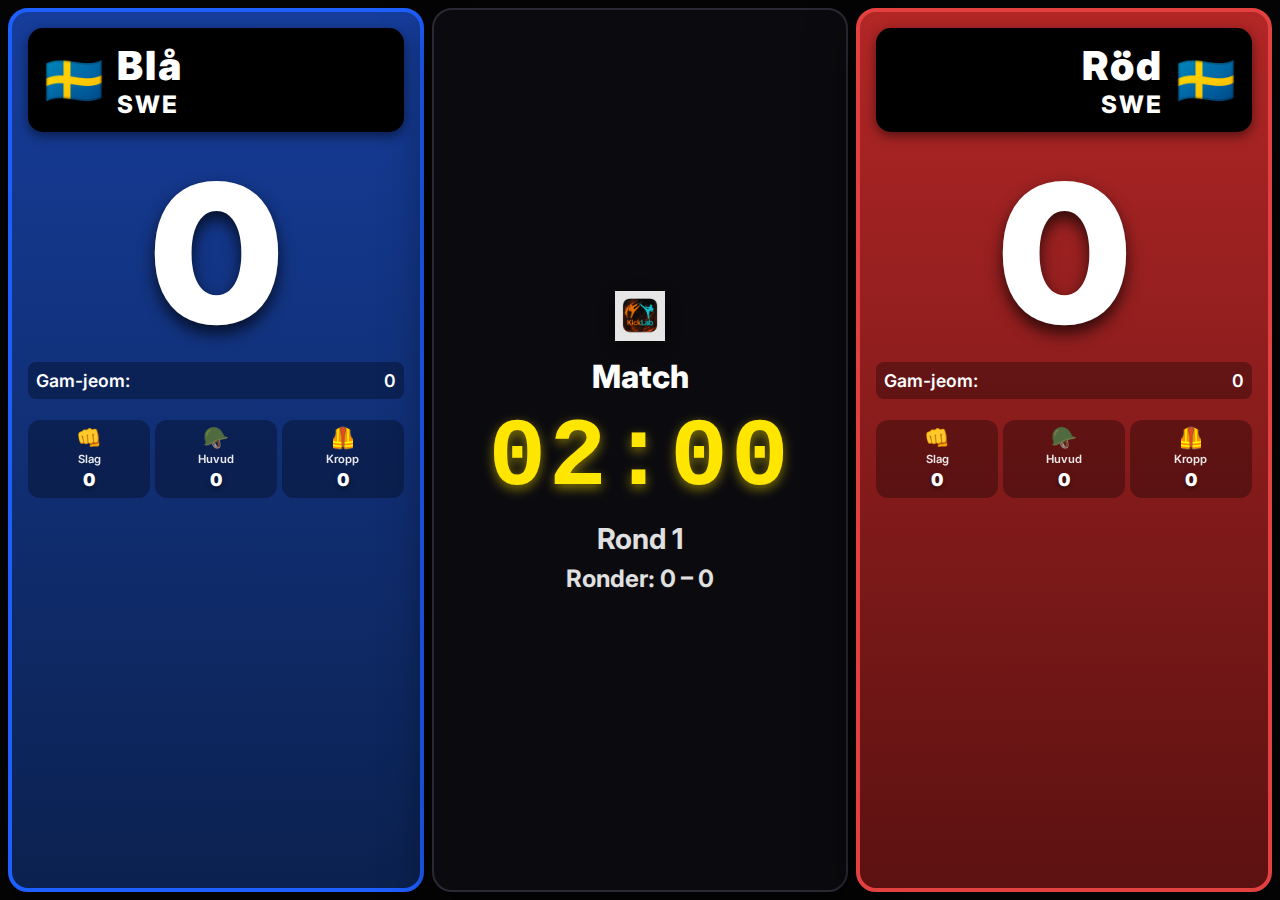
<file: public.html>
<!DOCTYPE html>
<html lang="sv">
<head>
  <meta charset="UTF-8"/>
  <meta name="viewport" content="width=device-width, initial-scale=1.0"/>
  <title>KickLab - Publikvy</title>
  <link rel="manifest" href="manifest.json"/>
  <link rel="icon" href="icon-512.png"/>
  <link href="https://fonts.googleapis.com/css2?family=Inter:wght@400;700;900&display=swap" rel="stylesheet"/>
  <style>
    * {
      margin: 0;
      padding: 0;
      box-sizing: border-box;
    }

    html, body {
      font-family: 'Inter', sans-serif;
      height: 100%;
      background: #050505;
      color: white;
      overflow: hidden;
    }

    .audience-container {
      display: grid;
      grid-template-columns: 1fr 1fr 1fr;
      gap: 1rem;
      height: 100vh;
      padding: 1rem;
    }

    /* Blue panel (left) */
    .audience-panel {
      border-radius: 20px;
      padding: 1rem;
      display: flex;
      flex-direction: column;
      align-items: center;
      justify-content: flex-start;
      box-shadow: 0 16px 48px rgba(0, 0, 0, 0.5);
      overflow: hidden;
    }

    .audience-panel.blue {
      background: linear-gradient(180deg, #163d9b, #0b214f);
      border: 4px solid #1e5fff;
    }

    .audience-panel.red {
      background: linear-gradient(180deg, #b22626, #5c1111);
      border: 4px solid #e34040;
    }

    .flag-land-container {
      display: flex;
      flex-direction: row;
      align-items: center;
      gap: 0.8rem;
      margin-bottom: 0.8rem;
      background: #000;
      padding: 0.8rem 1rem;
      border-radius: 15px;
      width: 100%;
      box-shadow: 0 4px 12px rgba(0,0,0,0.5);
    }
    
    .audience-panel.blue .flag-land-container {
      justify-content: flex-start;
    }
    
    .audience-panel.red .flag-land-container {
      justify-content: flex-end;
    }

    .audience-flag {
      font-size: 3rem;
      line-height: 1;
    }

    .audience-land-code {
      font-size: 1.5rem;
      font-weight: 800;
      letter-spacing: 2px;
      text-shadow: 0 2px 4px rgba(0, 0, 0, 0.5);
    }

    .audience-name {
      font-size: 2rem;
      font-weight: 900;
      text-align: left;
      text-shadow: 0 4px 8px rgba(0, 0, 0, 0.5);
      letter-spacing: 2px;
    }
    
    .audience-panel.red .audience-name {
      text-align: right;
    }

    .audience-score {
      font-size: 10rem;
      font-weight: 900;
      margin: 0.8rem 0;
      width: 100%;
      text-align: center;
      line-height: 1;
      text-shadow: 0 8px 16px rgba(0, 0, 0, 0.7);
    }

    .audience-details {
      width: 100%;
      display: flex;
      flex-direction: column;
      gap: 0.5rem;
      font-size: 1.1rem;
      font-weight: 600;
    }

    .detail-row {
      display: flex;
      justify-content: space-between;
      padding: 0.5rem;
      background: rgba(0, 0, 0, 0.3);
      border-radius: 8px;
    }

    .score-icons {
      display: flex;
      justify-content: space-around;
      gap: 0.3rem;
      padding: 0.5rem 0;
      margin-top: 0.3rem;
    }

    .icon-item {
      display: flex;
      flex-direction: column;
      align-items: center;
      gap: 0.2rem;
      background: rgba(0, 0, 0, 0.3);
      padding: 0.5rem;
      border-radius: 12px;
      flex: 1;
      min-width: 0;
    }

    .score-icon {
      font-size: 1.3rem;
      line-height: 1;
    }

    .icon-label {
      font-size: 0.7rem;
      font-weight: 600;
      opacity: 0.9;
      text-align: center;
    }

    .icon-count {
      font-size: 1.1rem;
      font-weight: 900;
      text-shadow: 0 2px 4px rgba(0, 0, 0, 0.5);
    }

    /* Center panel (black) */
    .center-panel {
      background: #0b0b0f;
      border-radius: 20px;
      padding: 1rem;
      display: flex;
      flex-direction: column;
      justify-content: center;
      align-items: center;
      gap: 0.5rem;
      box-shadow: 0 16px 48px rgba(0, 0, 0, 0.5);
      border: 2px solid #2a2a34;
    }

    .match-title {
      font-size: 1.5rem;
      font-weight: 800;
      color: #fff;
      text-align: center;
      margin-bottom: 0;
    }

    .timer-display {
      font-size: 5rem;
      font-weight: 900;
      letter-spacing: 3px;
      color: #ffe600;
      text-shadow: 0 4px 12px rgba(255, 230, 0, 0.5);
      font-family: 'Courier New', monospace;
    }

    .round-info {
      font-size: 1.8rem;
      font-weight: 700;
      color: #e0e0e0;
      text-align: center;
    }

    .round-score {
      font-size: 1.5rem;
      font-weight: 700;
      color: #e0e0e0;
      text-align: center;
    }

    .rest-info {
      font-size: 2.5rem;
      color: #ff8008;
      font-weight: 800;
      text-align: center;
    }

    .winner-display {
      font-size: 3.5rem;
      font-weight: 900;
      color: #ffe600;
      text-align: center;
      text-shadow: 0 4px 16px rgba(255, 230, 0, 0.7);
      animation: winner-pulse 1.5s ease-in-out infinite;
    }

    @keyframes winner-pulse {
      0%, 100% { transform: scale(1); opacity: 1; }
      50% { transform: scale(1.05); opacity: 0.9; }
    }
    
    .audience-logo {
      width: 50px;
      height: 50px;
      opacity: 0.9;
      transition: opacity 0.3s ease;
      margin: 0 auto 0.5rem;
    }
    
    .audience-logo:hover {
      opacity: 1;
    }
    
    .audience-logo img {
      width: 100%;
      height: 100%;
      object-fit: contain;
      filter: drop-shadow(0 4px 8px rgba(0,0,0,0.5));
    }
    
    .ptg-message {
      background: #ffe600;
      color: #000;
      font-size: 1.8rem;
      font-weight: 800;
      padding: 0.6rem 1.5rem;
      border-radius: 15px;
      text-align: center;
      margin: 0.5rem 0;
      box-shadow: 0 4px 12px rgba(255,230,0,0.5);
      display: none;
    }
    
    .ptg-message.visible {
      display: block;
    }
    
    .statistics-box {
      background: rgba(0,0,0,0.5);
      border-radius: 12px;
      padding: 0.6rem;
      margin-top: 0.3rem;
      font-size: 0.85rem;
      line-height: 1.4;
      text-align: left;
      display: none;
    }
    
    .statistics-box.visible {
      display: block;
    }
    
    .stat-line {
      display: flex;
      justify-content: space-between;
      margin: 0.25rem 0;
    }

    /* Responsive adjustments */
    @media (max-width: 1400px) {
      .audience-container {
        gap: 0.5rem;
        padding: 0.5rem;
      }
      
      .audience-score {
        font-size: 12rem;
      }
      
      .audience-name {
        font-size: 2.5rem;
      }
      
      .timer-display {
        font-size: 6rem;
      }
      
      .match-title {
        font-size: 2rem;
      }
      
      .round-info {
        font-size: 1.8rem;
      }
    }

    @media (max-width: 900px) {
      .audience-container {
        grid-template-columns: 1fr;
        grid-template-rows: auto auto auto;
        overflow-y: auto;
      }
      
      .audience-score {
        font-size: 8rem;
      }
      
      .timer-display {
        font-size: 4rem;
      }
    }
  </style>
</head>
<body>

  <div class="audience-container">
    <!-- Blue Panel (Left) -->
    <div class="audience-panel blue">
      <div class="flag-land-container">
        <div class="audience-flag" id="blueFlag">🇸🇪</div>
        <div style="display: flex; flex-direction: column; align-items: flex-start;">
          <div class="audience-name" id="blueName">Blå</div>
          <div class="audience-land-code" id="blueLandCode">SWE</div>
        </div>
      </div>
      <div class="audience-score" id="blueScore">0</div>
      <div class="audience-details">
        <div class="detail-row">
          <span>Gam-jeom:</span>
          <span id="blueGamJeom">0</span>
        </div>
        <div class="score-icons">
          <div class="icon-item">
            <span class="score-icon">👊</span>
            <span class="icon-label">Slag</span>
            <span class="icon-count" id="bluePunchCount">0</span>
          </div>
          <div class="icon-item">
            <span class="score-icon">🪖</span>
            <span class="icon-label">Huvud</span>
            <span class="icon-count" id="blueHeadCount">0</span>
          </div>
          <div class="icon-item">
            <span class="score-icon">🦺</span>
            <span class="icon-label">Kropp</span>
            <span class="icon-count" id="blueBodyCount">0</span>
          </div>
        </div>
        <div class="statistics-box" id="blueStats">
          <strong>Rond statistik:</strong>
          <div id="blueStatsContent"></div>
        </div>
      </div>
    </div>

    <!-- Center Panel (Black) -->
    <div class="center-panel">
      <div class="audience-logo">
        <img src="attached_assets/icon-512.png" alt="KickLab Logo" />
      </div>
      <div class="match-title" id="matchTitle">Match</div>
      <div class="timer-display" id="timerDisplay">02:00</div>
      <div class="ptg-message" id="ptgMessage"></div>
      <div class="round-info">
        <span>Rond <span id="currentRound">1</span></span>
      </div>
      <div class="round-score" id="roundScore">Ronder: 0 – 0</div>
      <div class="rest-info" id="restInfo"></div>
      <div class="winner-display" id="winnerDisplay"></div>
    </div>

    <!-- Red Panel (Right) -->
    <div class="audience-panel red">
      <div class="flag-land-container">
        <div style="display: flex; flex-direction: column; align-items: flex-end;">
          <div class="audience-name" id="redName">Röd</div>
          <div class="audience-land-code" id="redLandCode">SWE</div>
        </div>
        <div class="audience-flag" id="redFlag">🇸🇪</div>
      </div>
      <div class="audience-score" id="redScore">0</div>
      <div class="audience-details">
        <div class="detail-row">
          <span>Gam-jeom:</span>
          <span id="redGamJeom">0</span>
        </div>
        <div class="score-icons">
          <div class="icon-item">
            <span class="score-icon">👊</span>
            <span class="icon-label">Slag</span>
            <span class="icon-count" id="redPunchCount">0</span>
          </div>
          <div class="icon-item">
            <span class="score-icon">🪖</span>
            <span class="icon-label">Huvud</span>
            <span class="icon-count" id="redHeadCount">0</span>
          </div>
          <div class="icon-item">
            <span class="score-icon">🦺</span>
            <span class="icon-label">Kropp</span>
            <span class="icon-count" id="redBodyCount">0</span>
          </div>
        </div>
        <div class="statistics-box" id="redStats">
          <strong>Rond statistik:</strong>
          <div id="redStatsContent"></div>
        </div>
      </div>
    </div>
  </div>

  <script>
    // BroadcastChannel for receiving updates from operator view
    let broadcastChannel = null;

    if ("BroadcastChannel" in window) {
      try {
        broadcastChannel = new BroadcastChannel('kicklab-live');
        
        broadcastChannel.onmessage = (event) => {
          const data = event.data;
          if (data) {
            updateDisplay(data);
          }
        };
      } catch (error) {
        console.error('Failed to initialize BroadcastChannel:', error);
      }
    } else {
      console.warn('BroadcastChannel API not supported in this browser');
    }

    function updateDisplay(data) {
      // Update names
      if (data.liveScoreNames) {
        document.getElementById('redName').textContent = data.liveScoreNames.red || 'Röd';
        document.getElementById('blueName').textContent = data.liveScoreNames.blue || 'Blå';
      }

      // Update scores
      if (data.liveScore) {
        document.getElementById('redScore').textContent = data.liveScore.red || 0;
        document.getElementById('blueScore').textContent = data.liveScore.blue || 0;
      }

      // Update gam-jeom (penalties)
      if (data.livePenalties) {
        document.getElementById('redGamJeom').textContent = data.livePenalties.red || 0;
        document.getElementById('blueGamJeom').textContent = data.livePenalties.blue || 0;
      }

      // Update hit counters (punch, head, body)
      if (data.currentHits) {
        // Blue side
        document.getElementById('bluePunchCount').textContent = data.currentHits.blue.punch || 0;
        document.getElementById('blueHeadCount').textContent = data.currentHits.blue.head || 0;
        document.getElementById('blueBodyCount').textContent = data.currentHits.blue.body || 0;
        
        // Red side
        document.getElementById('redPunchCount').textContent = data.currentHits.red.punch || 0;
        document.getElementById('redHeadCount').textContent = data.currentHits.red.head || 0;
        document.getElementById('redBodyCount').textContent = data.currentHits.red.body || 0;
      }

      // Update timer
      if (data.liveTimeLeft !== undefined) {
        document.getElementById('timerDisplay').textContent = formatTime(data.liveTimeLeft);
      }

      // Update round
      if (data.currentRound !== undefined) {
        document.getElementById('currentRound').textContent = data.currentRound;
      }

      // Update round score
      if (data.roundWins) {
        document.getElementById('roundScore').textContent = `Ronder: ${data.roundWins.red || 0} – ${data.roundWins.blue || 0}`;
      }

      // Update rest time
      if (data.restTimeLeft !== undefined && data.restTimeLeft > 0) {
        document.getElementById('restInfo').textContent = `Paus: ${formatTime(data.restTimeLeft)}`;
      } else {
        document.getElementById('restInfo').textContent = '';
      }

      // Update match title
      if (data.matchTitle) {
        document.getElementById('matchTitle').textContent = data.matchTitle;
      }

      // Update center message / winner display
      if (data.centerMessage !== undefined) {
        const message = data.centerMessage || '';
        const isPTG = message.includes("PTG") || message.includes("Point Gap");
        
        // Display PTG message in yellow box
        const ptgMessage = document.getElementById('ptgMessage');
        if (ptgMessage) {
          if (isPTG) {
            ptgMessage.textContent = message;
            ptgMessage.classList.add("visible");
          } else {
            ptgMessage.classList.remove("visible");
          }
        }
        
        // Display other messages in winner area
        if (!isPTG) {
          document.getElementById('winnerDisplay').textContent = message;
        }
      } else if (data.matchEnded && data.roundWins) {
        if (data.roundWins.red > data.roundWins.blue) {
          const winner = data.liveScoreNames?.red || 'Röd';
          document.getElementById('winnerDisplay').textContent = `Vinnare: ${winner}`;
        } else if (data.roundWins.blue > data.roundWins.red) {
          const winner = data.liveScoreNames?.blue || 'Blå';
          document.getElementById('winnerDisplay').textContent = `Vinnare: ${winner}`;
        } else {
          document.getElementById('winnerDisplay').textContent = 'Oavgjort';
        }
      } else {
        document.getElementById('winnerDisplay').textContent = '';
      }
      
      // Update statistics boxes
      if (data.lastRoundHits && data.liveScore && data.livePenalties && data.currentRound > 1) {
        const roundNum = data.currentRound - 1;
        
        // Blue statistics
        const blueStatsContent = document.getElementById('blueStatsContent');
        const blueStatsBox = document.getElementById('blueStats');
        if (blueStatsContent) {
          blueStatsContent.innerHTML = `
            <div class="stat-line"><span>Rond ${roundNum} poäng:</span><span>${data.liveScore.blue || 0}</span></div>
            <div class="stat-line"><span>Slag:</span><span>${data.lastRoundHits.blue.punch || 0}</span></div>
            <div class="stat-line"><span>Huvud:</span><span>${data.lastRoundHits.blue.head || 0}</span></div>
            <div class="stat-line"><span>Kropp:</span><span>${data.lastRoundHits.blue.body || 0}</span></div>
            <div class="stat-line"><span>Gam-jeom:</span><span>${data.livePenalties.blue || 0}</span></div>
          `;
          if (blueStatsBox) blueStatsBox.classList.add("visible");
        }
        
        // Red statistics
        const redStatsContent = document.getElementById('redStatsContent');
        const redStatsBox = document.getElementById('redStats');
        if (redStatsContent) {
          redStatsContent.innerHTML = `
            <div class="stat-line"><span>Rond ${roundNum} poäng:</span><span>${data.liveScore.red || 0}</span></div>
            <div class="stat-line"><span>Slag:</span><span>${data.lastRoundHits.red.punch || 0}</span></div>
            <div class="stat-line"><span>Huvud:</span><span>${data.lastRoundHits.red.head || 0}</span></div>
            <div class="stat-line"><span>Kropp:</span><span>${data.lastRoundHits.red.body || 0}</span></div>
            <div class="stat-line"><span>Gam-jeom:</span><span>${data.livePenalties.red || 0}</span></div>
          `;
          if (redStatsBox) redStatsBox.classList.add("visible");
        }
      } else {
        // Hide statistics boxes when not showing stats
        const blueStatsBox = document.getElementById('blueStats');
        const redStatsBox = document.getElementById('redStats');
        if (blueStatsBox) blueStatsBox.classList.remove("visible");
        if (redStatsBox) redStatsBox.classList.remove("visible");
      }
    }

    function formatTime(seconds) {
      const m = Math.floor(seconds / 60);
      const s = seconds % 60;
      return `${String(m).padStart(2, '0')}:${String(s).padStart(2, '0')}`;
    }

    // Request initial state on load
    document.addEventListener('DOMContentLoaded', () => {
      console.log('Audience view loaded, waiting for broadcast data...');
    });
  </script>

</body>
</html>
</file>
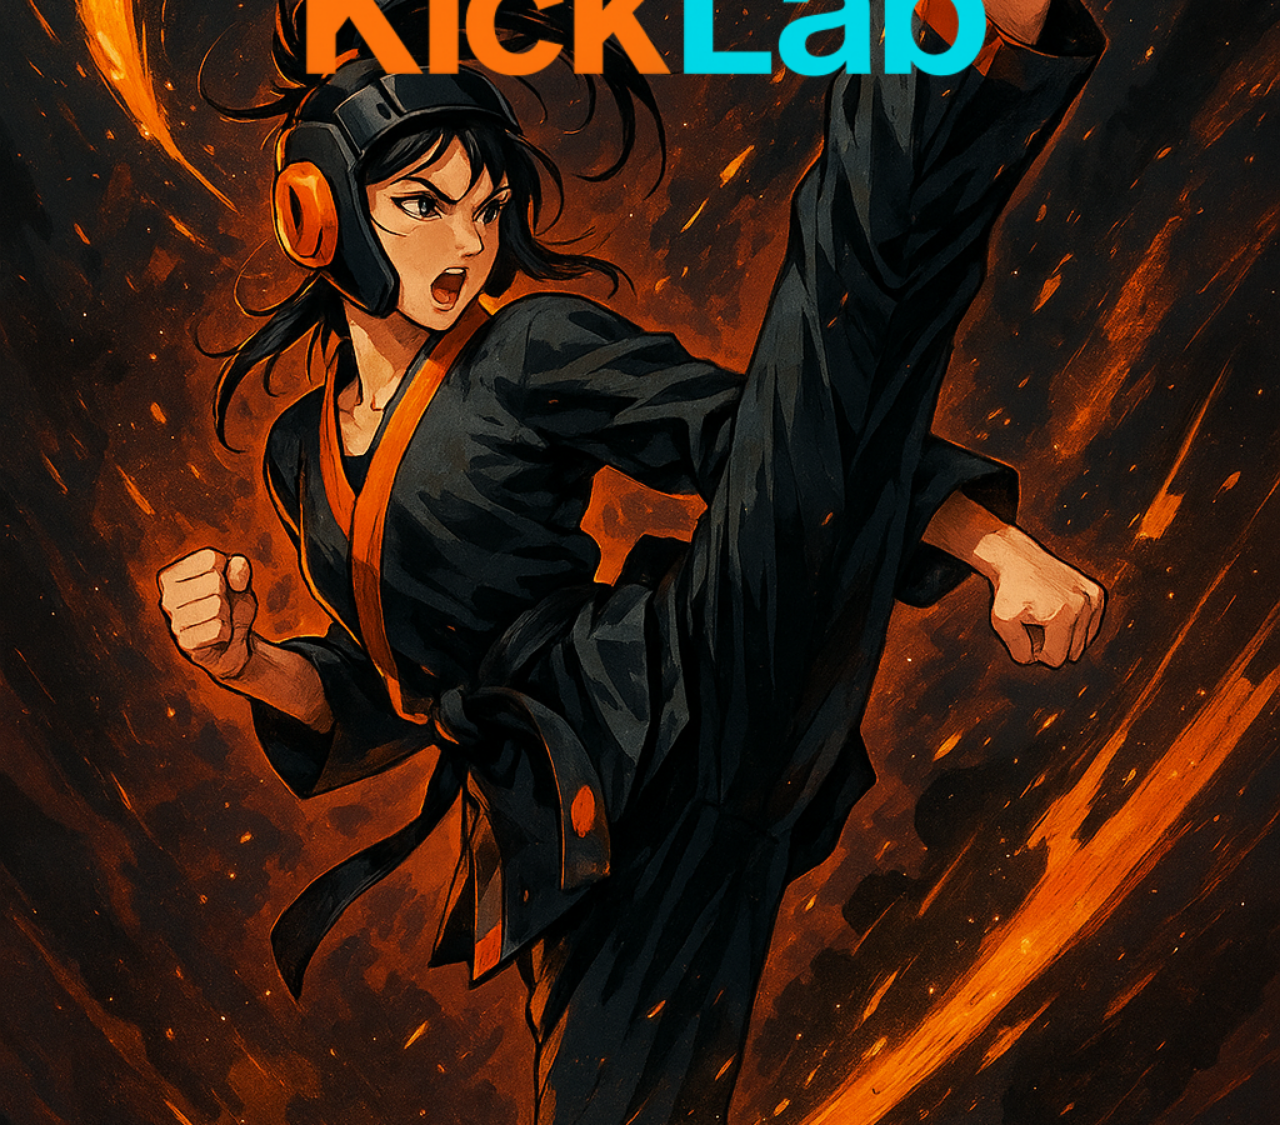
<file: updated_index.html>
<!DOCTYPE html>
<html lang="sv">
<head>
    <meta charset="UTF-8" />
    <meta name="viewport" content="width=device-width, initial-scale=1.0" />
    <title>KickLab</title>

    <!-- App manifest and icon for PWA support -->
    <link rel="manifest" href="manifest.json" />
    <link rel="icon" href="icon-512.png" />

    <!-- Google font for crisp typography -->
    <link href="https://fonts.googleapis.com/css2?family=Inter:wght@400;700&display=swap" rel="stylesheet" />

    <style>
        /* Base styles */
        html,
        body {
            margin: 0;
            padding: 0;
            font-family: 'Inter', sans-serif;
            height: 100%;
            /* Visa bakgrundsbilden över hela sidan – även ovanför startmenyn. */
            background: url('attached_assets/gradient_background.PNG') no-repeat center center fixed;
            background-size: cover;
            color: white;
        }
        body {
            min-height: 100vh;
            /* Animera in hela sidan vid laddning */
            animation: fadein 1s;
        }
        @keyframes fadein {
            from {
                opacity: 0;
            }
            to {
                opacity: 1;
            }
        }
        /* Shared container styling for each page */
        .page-container {
            /* Standard container styling used on all pages */
            margin: 7vh auto;
            background: rgba(0, 0, 0, 0.6);
            border-radius: 20px;
            padding: 2rem;
            max-width: 420px;
            box-shadow: 0 8px 32px 0 rgba(31, 38, 135, 0.37);
            backdrop-filter: blur(7px);
            text-align: center;
        }

        /* Position the start page lower on the screen so that it doesn't cover
           the KickLab‑titel i bakgrundsbilden. VH‑enheter gör att avståndet
           justeras proportionellt mot fönstrets höjd. */
        #startPage {
            /* Flytta ned startmenyn så att den inte täcker titeln */
            margin-top: 25vh;
            /* Göm rutan initialt och låt den tona in efter en kort fördröjning.
               "forwards" säkerställer att opaciteten stannar på 1 efter animationen. */
            opacity: 0;
            animation: fadein 0.6s forwards;
            animation-delay: 2s;
        }
        .button-group {
            display: flex;
            flex-direction: column;
            gap: 1rem;
            width: 100%;
            max-width: 400px;
            margin: 1.5rem auto;
        }
        .button {
            background: linear-gradient(90deg, #ff8008, #ffc837 70%);
            color: #222;
            border: none;
            border-radius: 30px;
            padding: 0.9rem 1.8rem;
            font-size: 1rem;
            font-weight: bold;
            transition: transform 0.12s, box-shadow 0.22s, background 0.2s;
            cursor: pointer;
            box-shadow: 0 4px 16px rgba(0, 0, 0, 0.18);
            width: 100%;
            outline: none;
        }
        .button:hover {
            transform: scale(1.03);
            background: linear-gradient(90deg, #ffc837, #ff8008 70%);
            box-shadow: 0 0 24px #ff8008a0;
        }
        .button:active {
            transform: scale(0.98);
            background: linear-gradient(90deg, #ff8008, #ffc837 70%);
            box-shadow: 0 0 18px #ff8008a0;
        }
        input[type='number'] {
            width: 60%;
            padding: 0.5rem;
            border-radius: 8px;
            border: none;
            margin-bottom: 1rem;
            text-align: center;
            font-size: 1rem;
        }
        /* Responsive adjustments */
        @media (max-width: 600px) {
            .page-container {
                max-width: 95vw;
                padding: 1rem;
            }
            .button-group {
                max-width: 95vw;
            }
        }
    </style>
</head>
<body>
    <!-- Start page -->
    <div id="startPage" class="page-container">
        <p class="subtitle">Träna din reaktionsförmåga och teknik med stil</p>
        <div class="button-group">
            <button class="button" onclick="showTestPage()">Reaktionstest</button>
            <button class="button" onclick="showKickCounterPage()">Sparkräknare</button>
            <button class="button" onclick="showSparringPage()">Sparring träning</button>
        </div>
    </div>

    <!-- Reaction test page -->
    <div id="testPage" class="page-container" style="display: none;">
        <h2>Reaktionstest</h2>
        <p id="command"></p>
        <p id="status"></p>
        <p id="result"></p>
        <div id="history"></div>
        <div id="highscore"></div>
        <div class="button-group">
            <button class="button" onclick="startTest()">Starta test</button>
            <button class="button" onclick="stopTest()">Stoppa test</button>
            <button class="button" onclick="resetStats()">Nollställ statistik</button>
            <button class="button" onclick="showStartPage()">Tillbaka</button>
        </div>
    </div>

    <!-- Kick counter page -->
    <div id="kickCounterPage" class="page-container" style="display: none;">
        <h2>Sparkräknare</h2>
        <label for="testDuration">Varaktighet (sekunder):</label><br />
        <input id="testDuration" type="number" value="15" min="1" onchange="updateTestDuration()" />
        <p id="kickCount">0 sparkar</p>
        <p id="kickTimer">15 sekunder</p>
        <p id="kickStatus">Klicka 'Starta test' för att börja</p>
        <div id="kickHistory"></div>
        <div id="kickHighscore"></div>
        <div class="button-group">
            <button class="button" onclick="startKickTest()">Starta test</button>
            <!-- Ny knapp för att stoppa sparkräkning utan slutsignal -->
            <button class="button" onclick="stopKickTest()">Stoppa test</button>
            <button class="button" onclick="resetKickStats()">Nollställ statistik</button>
            <button class="button" onclick="showStartPage()">Tillbaka</button>
        </div>
    </div>

    <!-- Sparring training page -->
    <div id="sparringPage" class="page-container" style="display: none;">
        <h2>Sparring träning</h2>
        <label for="sparringDuration">Varaktighet (sekunder):</label><br />
        <input id="sparringDuration" type="number" value="60" min="5" />
        <p id="sparringStatus">Klicka 'Starta' för att börja träningen</p>
        <p id="sparringCommand"></p>
        <div class="button-group">
            <button class="button" onclick="startSparringTraining()">Starta</button>
            <!-- Ny knapp för att stoppa sparringträning -->
            <button class="button" onclick="stopSparringTraining()">Stoppa</button>
            <button class="button" onclick="showStartPage()">Tillbaka</button>
        </div>
    </div>

    <!-- Audio cue for celebration -->
    <audio id="cheerSound" src="https://www.soundjay.com/human/applause-01.mp3"></audio>

    <!-- Main application script -->
    <script src="main.js"></script>
    <script>
        // Register the service worker if the browser supports it
        if ('serviceWorker' in navigator) {
            window.addEventListener('load', () => {
                navigator.serviceWorker
                    .register('serviceWorker.js')
                    .then((reg) => console.log('ServiceWorker registrerad:', reg))
                    .catch((err) => console.error('ServiceWorker fel:', err));
            });
        }
    </script>
</body>
</html>
</file>
